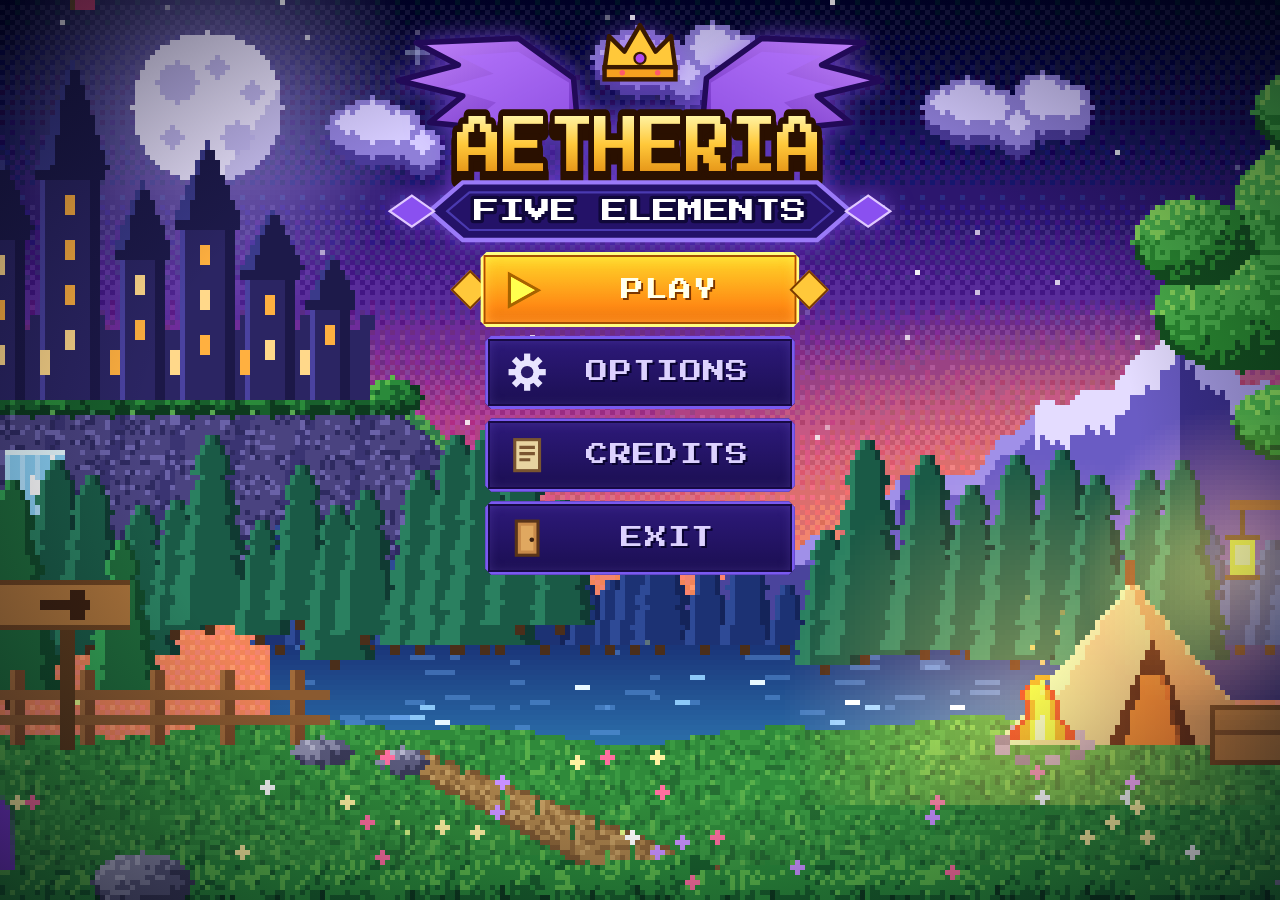
<file: index.html>
<!DOCTYPE html>
<html lang="id"><head><meta charset="utf-8">
<meta name="viewport" content="width=device-width, initial-scale=1, viewport-fit=cover">
<title>Aetheria: Echoes of the Five Elements</title>
<link href="https://fonts.googleapis.com/css2?family=Press+Start+2P&display=swap" rel="stylesheet">
<link rel="stylesheet" href="css/menu.css">
</head><body>
<canvas id="s"></canvas><div id="vg"></div>
<main id="m">
<svg id="logo" viewBox="0 0 520 212" aria-label="Aetheria">
<defs><linearGradient id="gd" x1="0" y1="0" x2="0" y2="1"><stop offset="0" stop-color="#fff2a0"/><stop offset=".45" stop-color="#ffc83a"/><stop offset="1" stop-color="#e08a10"/></linearGradient>
<linearGradient id="wg" x1="0" y1="0" x2="1" y2="1"><stop offset="0" stop-color="#c78aff"/><stop offset="1" stop-color="#6a2ac0"/></linearGradient></defs>
<g id="wl"><path d="M200 58 L150 22 L58 26 L96 46 L42 60 L100 74 L70 98 L168 108 L204 104Z" fill="url(#wg)" stroke="#220a58" stroke-width="5" stroke-linejoin="round"/><path d="M196 62 L150 34 L96 38 L128 54 L84 66 L130 80 L110 96 L196 100Z" fill="#b070ff" opacity=".55"/></g>
<use href="#wl" transform="translate(520 0) scale(-1 1)"/>
<polygon points="228,50 232,20 246,34 260,10 274,34 288,20 292,50" fill="#ffc83a" stroke="#3a1a00" stroke-width="4" stroke-linejoin="round"/>
<rect x="228" y="48" width="64" height="11" fill="#f5a020" stroke="#3a1a00" stroke-width="4"/>
<circle cx="260" cy="40" r="5" fill="#b04af0" stroke="#3a1a00" stroke-width="2"/><circle cx="244" cy="53" r="2.5" fill="#ff5a6a"/><circle cx="276" cy="53" r="2.5" fill="#ff5a6a"/>
<g font-family="'Press Start 2P',monospace" font-size="56" text-anchor="middle" textLength="330" lengthAdjust="spacingAndGlyphs">
<text x="260" y="157" textLength="330" lengthAdjust="spacingAndGlyphs" fill="#7a3a00" stroke="#2a1000" stroke-width="14" stroke-linejoin="round">AETHERIA</text>
<text x="260" y="149" textLength="330" lengthAdjust="spacingAndGlyphs" fill="url(#gd)" stroke="#2a1000" stroke-width="12" stroke-linejoin="round" paint-order="stroke">AETHERIA</text></g>
<polygon points="70,178 100,152 420,152 450,178 420,204 100,204" fill="#241268" stroke="#9a7af8" stroke-width="4"/>
<polygon points="86,178 106,161 414,161 434,178 414,195 106,195" fill="none" stroke="#4a3ab0" stroke-width="2"/>
<text x="260" y="189" text-anchor="middle" font-family="'Press Start 2P',monospace" font-size="22" textLength="300" lengthAdjust="spacingAndGlyphs" fill="#fff" stroke="#10083a" stroke-width="6" stroke-linejoin="round" paint-order="stroke">FIVE ELEMENTS</text>
<polygon points="34,178 54,164 74,178 54,192" fill="#8a50f0" stroke="#e0c8ff" stroke-width="2"/><polygon points="446,178 466,164 486,178 466,192" fill="#8a50f0" stroke="#e0c8ff" stroke-width="2"/>
</svg>
<nav>
<div class="row"><i class="orn l"></i><button class="b play sel" data-a="play"><svg viewBox="0 0 26 26"><polygon points="4,3 22,13 4,23" fill="#ffd23a" stroke="#7a4a00" stroke-width="2"/></svg><span>PLAY</span></button><i class="orn r"></i></div>
<div class="row"><button class="b" data-a="opt"><svg viewBox="0 0 26 26"><g fill="#e8e4ff"><circle cx="13" cy="13" r="8"/><rect x="11" y="1" width="4" height="24"/><rect x="1" y="11" width="24" height="4"/><rect x="11" y="1" width="4" height="24" transform="rotate(45 13 13)"/><rect x="11" y="1" width="4" height="24" transform="rotate(-45 13 13)"/></g><circle cx="13" cy="13" r="4" fill="#2a1a6a"/></svg><span>OPTIONS</span></button></div>
<div class="row"><button class="b" data-a="cre"><svg viewBox="0 0 26 26"><rect x="5" y="3" width="16" height="20" fill="#e8d4a0" stroke="#7a5530" stroke-width="2"/><path d="M8 8h10M8 12h10M8 16h7" stroke="#7a5530" stroke-width="2"/></svg><span>CREDITS</span></button></div>
<div class="row"><button class="b" data-a="exit"><svg viewBox="0 0 26 26"><rect x="6" y="2" width="14" height="22" fill="#c88a4a" stroke="#5a3418" stroke-width="2"/><rect x="9" y="5" width="8" height="16" fill="#e0a860"/><circle cx="16" cy="14" r="1.5" fill="#3a2010"/></svg><span>EXIT</span></button></div>
</nav></main>
<div id="md"><div class="panel"><h2 id="mt"></h2><div id="mb"></div><div id="mf"></div></div></div>
<div id="fade"></div>
<script src="js/audio.js"></script><script src="js/menu.js"></script></body></html>
</file>
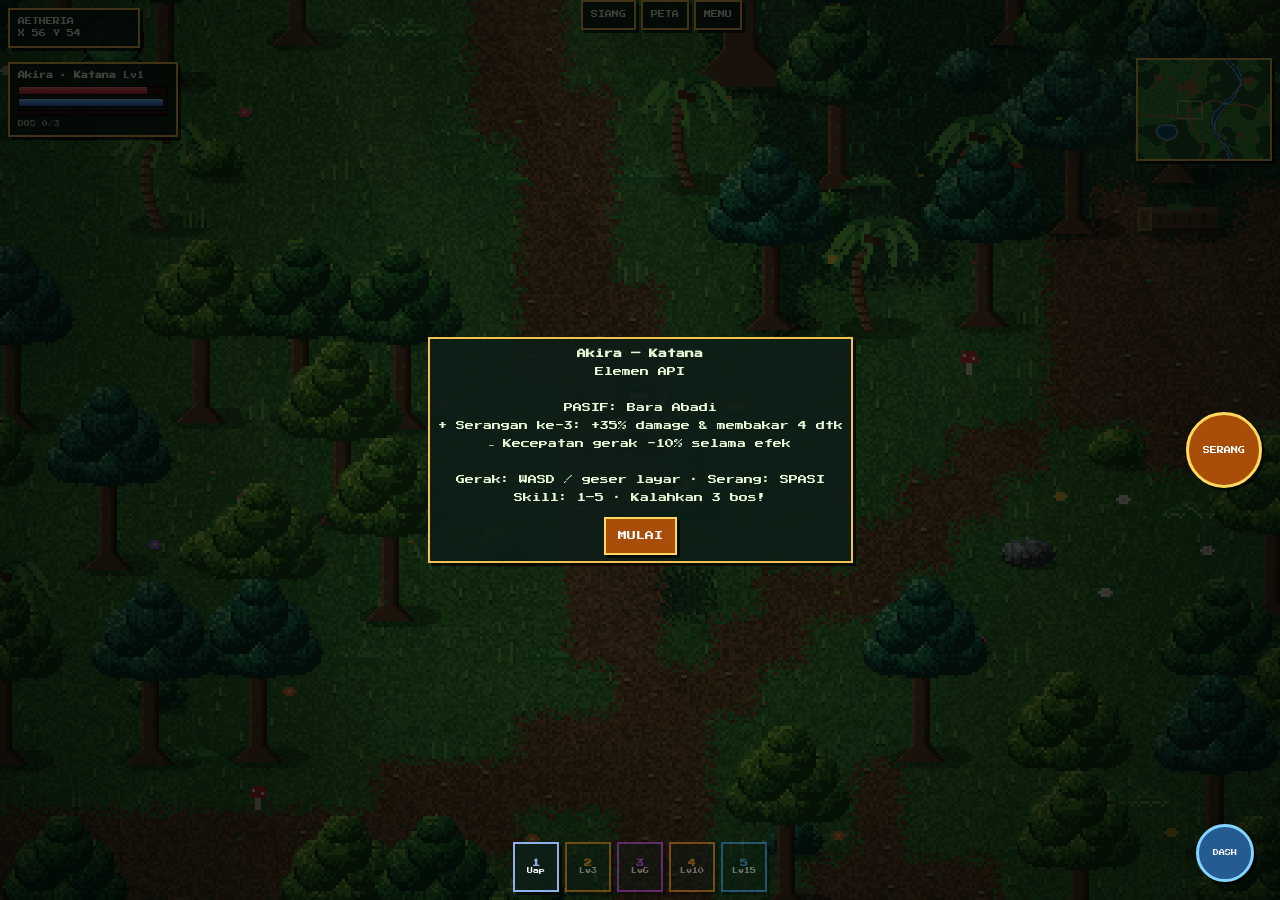
<file: game.html>
<!DOCTYPE html>
<html lang="id"><head><meta charset="utf-8">
<meta name="viewport" content="width=device-width, initial-scale=1, viewport-fit=cover">
<title>Aetheria · Pertarungan</title>
<link href="https://fonts.googleapis.com/css2?family=Press+Start+2P&display=swap" rel="stylesheet">
<link rel="stylesheet" href="css/game.css"><link rel="stylesheet" href="css/hud.css">
</head><body>
<canvas id="c"></canvas>
<div id="hud">
 <div id="info" class="p">AETHERIA<br><span id="pos">X 0 Y 0</span></div>
 <div id="btns"><button id="bt">SIANG</button><button id="bm">PETA</button><button id="bx">MENU</button></div>
 <canvas id="mm" width="144" height="108"></canvas>
</div>
<div id="gh">
 <div id="st" class="p"><b id="nm"></b> <span id="lv"></span>
  <div class="br"><i id="hp"></i></div><div class="br m"><i id="mp"></i></div><div class="br x"><i id="xp"></i></div><small id="bs"></small></div>
 <div id="boss" class="p"><span id="bn"></span><div class="br"><i id="bh"></i></div></div>
 <div id="sk"></div>
 <button id="atk">SERANG</button><button id="dash">DASH</button><button id="grd">TAMENG</button>
 <div id="msg"><div class="p" id="mb"></div></div>
</div>
<div id="big"><canvas id="bg" width="576" height="432"></canvas></div>
<div id="load">MEMUAT HUTAN…</div>
<script src="js/audio.js"></script><script src="js/data.js"></script><script src="js/passives.js"></script><script src="js/fx.js"></script><script src="js/monsters.js"></script>
<script src="js/world.js"></script><script src="js/game.js"></script>
</body></html>
</file>
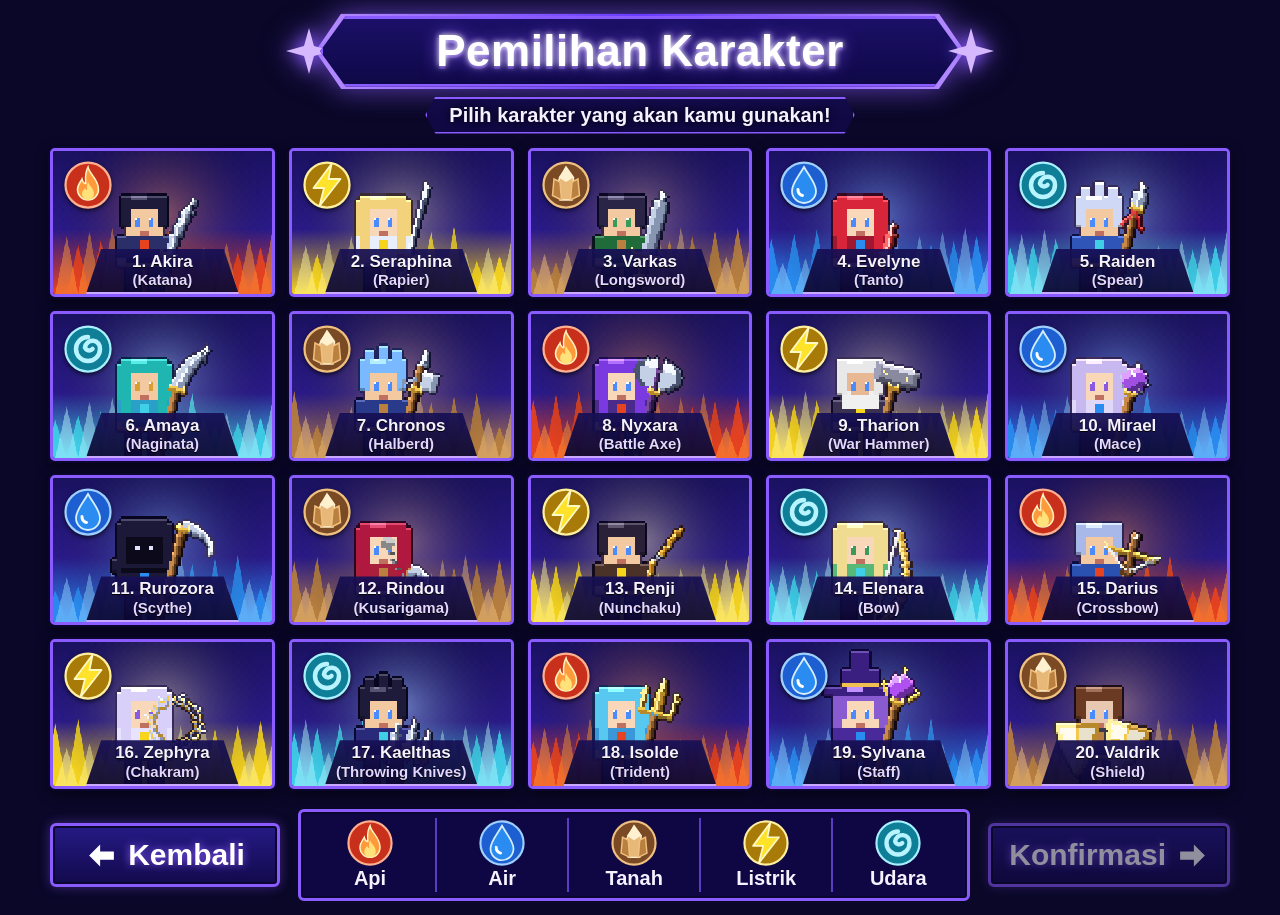
<file: karakter.html>
<!DOCTYPE html>
<html lang="id"><head><meta charset="utf-8">
<meta name="viewport" content="width=device-width, initial-scale=1, viewport-fit=cover">
<title>Aetheria · Pemilihan Karakter</title>
<link rel="stylesheet" href="css/karakter.css">
</head><body>
<canvas id="bg"></canvas>
<main>
 <div class="ttl">
  <svg class="star l" viewBox="0 0 24 24"><path fill="currentColor" d="M12 0l2.6 9.4L24 12l-9.4 2.6L12 24l-2.6-9.4L0 12l9.4-2.6z"/></svg>
  <h1>Pemilihan Karakter</h1>
  <svg class="star r" viewBox="0 0 24 24"><path fill="currentColor" d="M12 0l2.6 9.4L24 12l-9.4 2.6L12 24l-2.6-9.4L0 12l9.4-2.6z"/></svg>
 </div>
 <p class="sub" id="sub">Pilih karakter yang akan kamu gunakan!</p>
 <div id="gr" role="radiogroup" aria-label="Daftar karakter"></div>
 <div class="bar">
  <button class="btn" id="back" type="button"><svg viewBox="0 0 24 24"><path fill="currentColor" d="M11 4l-8 8 8 8v-5h10V9H11z"/></svg>Kembali</button>
  <div class="lg" id="lg"></div>
  <button class="btn ok" id="ok" type="button" disabled>Konfirmasi<svg viewBox="0 0 24 24"><path fill="currentColor" d="M13 4l8 8-8 8v-5H3V9h10z"/></svg></button>
 </div>
</main>
<script src="js/audio.js"></script><script src="js/data.js"></script><script src="js/karakter.js"></script></body></html>
</file>
<file: css/menu.css>
:root{--vw:1vw;--vh:1vh;--u:min(var(--vh),calc(var(--vw)*.5625));--bg:#070a24;--fg:#ddd2ff;box-sizing:border-box;padding-top:env(safe-area-inset-top,0px);padding-bottom:env(safe-area-inset-bottom,0px)}
@media (prefers-color-scheme:dark){:root:not([data-theme="light"]){--bg:#04061a}}
:root[data-theme="dark"]{--bg:#04061a}
html{height:100%;scroll-padding-top:env(safe-area-inset-top,0px)}
body{height:100%;margin:0;background:var(--bg);color:var(--fg);font-family:'Press Start 2P',ui-monospace,monospace;overflow:hidden;user-select:none;-webkit-user-select:none}
#s{position:fixed;left:50%;top:50%;width:max(calc(var(--vw)*100),calc(var(--vh)*177.78));height:max(calc(var(--vw)*56.25),calc(var(--vh)*100));transform:translate(-50%,-50%);image-rendering:pixelated}
body.rot{position:fixed;left:0;top:0;width:calc(var(--vw)*100);height:calc(var(--vh)*100);transform:rotate(90deg) translateY(-100%);transform-origin:top left}
#vg{position:fixed;inset:0;pointer-events:none;background:radial-gradient(ellipse at center,transparent 55%,#02041099 100%)}
#m{position:fixed;inset:0;display:flex;flex-direction:column;align-items:center;padding-top:calc(var(--u)*2 + env(safe-area-inset-top,0px))}
#logo{width:calc(var(--u)*80);animation:bob 3.2s ease-in-out infinite;filter:drop-shadow(0 0 calc(var(--u)*1.6) #8a50f0aa)}
@keyframes bob{50%{transform:translateY(calc(var(--u)*-.9))}}
nav{display:flex;flex-direction:column;gap:calc(var(--u)*1.3);margin-top:calc(var(--u)*.5)}
.row{position:relative;display:flex;justify-content:center}
.b{font:inherit;color:#ddd2ff;display:flex;align-items:center;gap:calc(var(--u)*2.2);width:calc(var(--u)*43);height:calc(var(--u)*10.2);padding:0 calc(var(--u)*3);border:0;cursor:pointer;font-size:calc(var(--u)*3.1);letter-spacing:.06em;text-shadow:2px 2px 0 #0a0430;
 background:linear-gradient(#2e1a7c,#1a0e50);clip-path:polygon(6px 0,calc(100% - 6px) 0,100% 6px,100% calc(100% - 6px),calc(100% - 6px) 100%,6px 100%,0 calc(100% - 6px),0 6px);
 box-shadow:inset 0 0 0 3px #7a5af0,inset 0 0 0 5px #170a45,inset 0 0 14px #9a7aff66;transition:transform .08s,filter .12s}
.b svg{width:calc(var(--u)*5.6);height:calc(var(--u)*5.6);flex:none}
.b span{flex:1;text-align:center}
.b.sel{filter:brightness(1.35);transform:scale(1.03)}
.b:active{transform:scale(.98)}
.b.play{background:linear-gradient(#f0a420,#a84e08);color:#fff3b0;text-shadow:2px 2px 0 #5a2800;box-shadow:inset 0 0 0 3px #ffd860,inset 0 0 0 5px #7a3a00,inset 0 0 16px #ffd86099;animation:glow 1.6s ease-in-out infinite}
@keyframes glow{50%{filter:brightness(1.18)}}
.orn{position:absolute;top:50%;width:calc(var(--u)*3.4);height:calc(var(--u)*3.4);background:#ffc83a;border:2px solid #7a3a00;transform:translateY(-50%) rotate(45deg);pointer-events:none}
.orn.l{left:calc(50% - var(--u)*25.5)}.orn.r{right:calc(50% - var(--u)*25.5)}
#md{position:fixed;inset:0;display:none;place-items:center;background:#02041099;z-index:5}
#md.on{display:grid}
.panel{width:min(calc(var(--vw)*86),calc(var(--u)*70));background:#150b44;box-shadow:inset 0 0 0 3px #7a5af0,inset 0 0 0 5px #0a0430,0 0 30px #8a50f066;padding:calc(var(--u)*4);text-align:center;font-size:calc(var(--u)*2.4);line-height:1.9;display:flex;flex-direction:column;gap:calc(var(--u)*1.6);align-items:center}
.panel h2{margin:0;font-size:calc(var(--u)*3.4);color:#ffd23a;text-shadow:2px 2px 0 #5a2800}
.panel .b{width:calc(var(--u)*40);height:calc(var(--u)*8);font-size:calc(var(--u)*2.4);justify-content:center}
#fade{position:fixed;inset:0;background:#000;opacity:0;pointer-events:none;transition:opacity .8s;display:flex;flex-direction:column;gap:calc(var(--u)*3);align-items:center;justify-content:center;z-index:9;text-align:center;font-size:calc(var(--u)*2.6);line-height:1.9;padding:0 calc(var(--vw)*6)}
#fade.on{opacity:1;pointer-events:auto}
</file>
<file: css/game.css>
:root{--bg:#07110c;--panel:#0d1f17e6;--line:#f2c14e;--fg:#eaf6d8;--dim:#a9cba3;box-sizing:border-box;padding-top:env(safe-area-inset-top,0px);padding-bottom:env(safe-area-inset-bottom,0px)}
@media (prefers-color-scheme:dark){:root:not([data-theme="light"]){--bg:#040a07}}
:root[data-theme="dark"]{--bg:#040a07}
html{height:100%;min-height:100%;scroll-padding-top:env(safe-area-inset-top,0px)}
body{height:100%;min-height:100dvh;margin:0;background:var(--bg);color:var(--fg);font:8px/1.7 'Press Start 2P',ui-monospace,monospace;overflow:hidden;touch-action:none;user-select:none;-webkit-user-select:none}
#c{position:fixed;inset:0;width:100%;height:100%;display:block}
#hud{position:fixed;inset:0;pointer-events:none}
.p,button{background:var(--panel);color:var(--fg);border:2px solid var(--line);box-shadow:3px 3px 0 #000a}
.p{position:absolute;padding:6px 8px}
button{font:inherit;padding:9px 8px;min-width:34px;cursor:pointer;pointer-events:auto}
button:active{transform:translate(2px,2px);box-shadow:1px 1px 0 #000a}
#info{left:8px;top:calc(env(safe-area-inset-top,0px) + 8px)}
#btns{right:8px;top:calc(env(safe-area-inset-top,0px) + 8px);display:flex;gap:6px;flex-wrap:wrap;justify-content:flex-end;max-width:64%}
#hint{left:8px;bottom:calc(env(safe-area-inset-bottom,0px) + 8px);color:var(--dim);max-width:50%}
#mm{position:absolute;right:8px;top:calc(env(safe-area-inset-top,0px) + 58px);width:132px;image-rendering:pixelated;border:2px solid var(--line);box-shadow:3px 3px 0 #000a;background:#000;pointer-events:auto}
#big{position:fixed;inset:0;display:none;place-items:center;background:#000c;z-index:5}
#big.on{display:grid}
#bg{width:min(94vw,calc(84vh*1.3333));image-rendering:pixelated;border:3px solid var(--line)}
#load{position:fixed;inset:0;display:grid;place-items:center;background:var(--bg);z-index:9;font-size:10px}

/* Layout HUD adaptif untuk layar landscape penuh */
#info{font-size:7px;min-width:112px}
#btns{gap:5px;max-width:58%}
#btns button{min-width:32px;padding:7px 8px;font-size:7px}
#mm{width:clamp(92px,15vw,132px);height:auto;max-height:25vh}
@media (max-height:430px){
 #info{top:5px;left:5px;padding:4px 6px}
 #btns{top:5px;right:5px}
 #mm{right:5px;top:48px;width:90px}
 #hint{bottom:5px;left:5px}
}

/* Fullscreen mobile landscape and stable HUD placement */
html,body{width:100%;height:100%;height:100dvh;overscroll-behavior:none}
#c{width:100vw;height:100dvh}
#mm{bottom:auto;z-index:2}
</file>
<file: css/hud.css>
#gh{position:fixed;inset:0;pointer-events:none;font:7px/1.8 'Press Start 2P',monospace;color:#eaf6d8}
#gh .p{position:absolute;background:#0d1f17e6;border:2px solid #f2c14e;box-shadow:3px 3px 0 #000a;padding:6px 8px}
#st{left:8px;top:calc(env(safe-area-inset-top,0px) + 62px);width:150px}
.br{height:7px;background:#301018;border:1px solid #000;margin-top:3px}.br i{display:block;height:100%;width:100%;background:linear-gradient(#ff7a7a,#c02030)}
.br.m i{background:linear-gradient(#7ad0ff,#2060d0)}.br.x{height:4px}.br.x i{background:linear-gradient(#fff2a0,#e0a020);width:0}
#bs{display:block;color:#a9cba3;margin-top:3px}
#boss{left:50%;top:calc(env(safe-area-inset-top,0px) + 8px);transform:translateX(-50%);width:200px;text-align:center;display:none}
#sk{position:absolute;left:50%;bottom:calc(env(safe-area-inset-bottom,0px) + 8px);transform:translateX(-50%);display:flex;gap:6px}
#sk button{pointer-events:auto;width:46px;height:50px;padding:2px;font:6px/1.3 'Press Start 2P',monospace;color:#fff;border:2px solid var(--c,#f2c14e);background:#0d1f17ee;position:relative;overflow:hidden}
#sk button.lock{opacity:.4}#sk button b{display:block;font-size:8px;color:var(--c)}
#sk button u{position:absolute;left:0;bottom:0;width:100%;background:#000a;text-decoration:none;height:0}
#atk,#grd,#dash{position:absolute;pointer-events:auto;right:16px;top:50%;transform:translateY(-50%);width:72px;height:72px;border-radius:50%;font:7px 'Press Start 2P',monospace;background:#a84e08;border:3px solid #ffd860;color:#fff}
#grd{right:98px;top:calc(50% + 48px);width:52px;height:52px;background:#2a3a8a;border-color:#8ab0ff;display:none}
#dash{right:24px;top:auto;bottom:calc(env(safe-area-inset-bottom,0px) + 22px);transform:none;width:58px;height:58px;background:#245b91;border-color:#83d5ff;font-size:6px}
#msg{position:absolute;inset:0;display:none;place-items:center;background:#000b;pointer-events:auto}
#msg.on{display:grid}#mb{position:static;text-align:center;font-size:9px;line-height:2;max-width:86%}
#mb button{margin-top:10px;font:inherit;padding:8px 12px;background:#a84e08;color:#fff;border:2px solid #ffd860;cursor:pointer}

@media (max-height:430px){
 #st{top:52px;left:5px;width:126px;padding:4px 6px}
 #sk{bottom:5px;gap:4px}
 #sk button{width:42px;height:42px;font-size:5px}
 #atk{right:8px;top:50%;width:62px;height:62px}
 #dash{right:12px;bottom:12px;width:50px;height:50px}
 #grd{right:76px;top:calc(50% + 42px);width:44px;height:44px}
 #boss{top:5px;width:160px}
}

/* Combat controls: attack at mid-right, dash at lower-right */
#atk{z-index:4;right:18px;top:50%;bottom:auto;transform:translateY(-50%);width:76px;height:76px}
#dash{z-index:4;right:26px;top:auto;bottom:calc(env(safe-area-inset-bottom,0px) + 18px);width:58px;height:58px;transform:none}
#grd{z-index:4}
#sk{z-index:3}
@media (max-height:430px){
 #atk{right:12px;top:50%;width:62px;height:62px}
 #dash{right:16px;bottom:10px;width:48px;height:48px}
}
</file>
<file: css/karakter.css>
:root{color-scheme:dark;--ln:#8a5bff;--ln2:#c9a8ff;--pn:#150d4a;--tx:#f6f1ff;--gold:#ffd84a}
*{box-sizing:border-box;-webkit-tap-highlight-color:transparent}
html,body{margin:0;min-height:100%;background:#0a0728}
body{color:var(--tx);font-family:"Trebuchet MS","Segoe UI",Verdana,sans-serif;font-weight:700;
 padding:max(10px,env(safe-area-inset-top)) 12px max(14px,env(safe-area-inset-bottom));overflow-x:hidden}
canvas{image-rendering:pixelated;image-rendering:crisp-edges;display:block}
#bg{position:fixed;inset:0;width:100%;height:100%;z-index:-1}
main{max-width:1180px;margin:0 auto}

/* judul */
.ttl{position:relative;margin:6px auto 0;max-width:640px;text-align:center;filter:drop-shadow(0 0 14px #8a5bffaa)}
.ttl h1{margin:0;padding:10px 38px;font-size:clamp(22px,5vw,44px);letter-spacing:.5px;line-height:1.15;
 background:linear-gradient(#1b1068,#0e0846);color:#fff;text-shadow:0 0 6px #fff,0 0 18px var(--ln),0 3px 0 #3a1c9a;
 clip-path:polygon(4% 0,96% 0,100% 50%,96% 100%,4% 100%,0 50%);
 box-shadow:inset 0 0 0 3px var(--ln)}
.ttl::before{content:"";position:absolute;inset:0;background:linear-gradient(90deg,#b58cff,#6a3bff,#b58cff);
 clip-path:polygon(4% 0,96% 0,100% 50%,96% 100%,4% 100%,0 50%);z-index:-1;transform:scale(1.015,1.07)}
.star{position:absolute;top:50%;width:46px;height:46px;transform:translateY(-50%);color:#d6b8ff;filter:drop-shadow(0 0 8px var(--ln))}
.star.l{left:-34px}.star.r{right:-34px}
.sub{display:block;width:fit-content;margin:10px auto 14px;padding:5px 22px;text-align:center;font-size:clamp(13px,2.6vw,20px);
 background:#120a4ccc;border:2px solid var(--ln);border-radius:3px;text-shadow:0 0 8px #000;
 clip-path:polygon(10px 0,calc(100% - 10px) 0,100% 50%,calc(100% - 10px) 100%,10px 100%,0 50%)}
.sub.warn{color:#ffb0b0;border-color:#ff6a6a}

/* grid kartu */
#gr{display:grid;grid-template-columns:repeat(5,1fr);gap:clamp(6px,1.2vw,14px);padding:0}
@media(max-width:899px){#gr{grid-template-columns:repeat(4,1fr)}}
@media(max-width:599px){#gr{grid-template-columns:repeat(3,1fr)}.star{display:none}.ttl h1{padding:8px 22px}}
.cd{position:relative;display:block;width:100%;aspect-ratio:3/2;padding:0;margin:0;cursor:pointer;color:var(--tx);font:inherit;
 background:#000;border:3px solid var(--ln);border-radius:5px;overflow:hidden;
 box-shadow:0 0 0 2px #0b0630,inset 0 0 0 2px #0b063088,0 4px 14px #0009;
 transition:transform .12s,box-shadow .12s,border-color .12s}
.cd canvas{position:absolute;inset:0;width:100%;height:100%}
.cd:hover{transform:translateY(-3px);border-color:var(--ln2);box-shadow:0 0 0 2px #0b0630,0 0 16px var(--ln),0 6px 14px #000a}
.cd:focus-visible{outline:3px solid var(--gold);outline-offset:2px}
.cd.on{border-color:var(--gold);box-shadow:0 0 0 2px #0b0630,0 0 0 4px #ffd84a66,0 0 22px var(--gold);transform:translateY(-3px)}
.cd.on .sp{animation:idle .9s steps(2) infinite}
@keyframes idle{50%{transform:translateY(-2%)}}
.bd{position:absolute;left:5%;top:7%;width:22%;max-width:48px;aspect-ratio:1;z-index:2;filter:drop-shadow(0 2px 2px #000a)}
.bd svg{display:block;width:100%;height:100%}
.nm{position:absolute;left:50%;bottom:0;transform:translateX(-50%);width:70%;z-index:2;text-align:center;
 padding:3px 0 4px;background:linear-gradient(#171056ee,#0a0630ee);
 clip-path:polygon(0 100%,10% 0,90% 0,100% 100%);border-bottom:2px solid var(--ln2);
 font-size:clamp(10px,1.45vw,17px);line-height:1.15;text-shadow:0 1px 0 #000}
.nm small{display:block;font-size:.88em;font-weight:600;color:#e4d8ff}
@media(max-width:599px){.nm{width:86%;font-size:11px}}
.chk{position:absolute;right:5%;top:7%;z-index:2;display:none;width:20px;height:20px;border-radius:50%;background:var(--gold);color:#3a2a00;
 font-size:14px;line-height:20px;text-align:center}
.cd.on .chk{display:block}

/* bar bawah */
.bar{display:flex;align-items:center;gap:clamp(8px,1.6vw,18px);margin-top:clamp(10px,2vw,20px)}
.btn{flex:0 0 auto;min-width:clamp(120px,19vw,230px);padding:12px 18px;color:#fff;font:inherit;font-size:clamp(16px,2.4vw,30px);
 background:linear-gradient(#251a85,#120a4c);border:3px solid var(--ln);border-radius:6px;cursor:pointer;
 box-shadow:inset 0 0 0 2px #0b0630,0 0 12px #8a5bff66;text-shadow:0 0 8px var(--ln);
 display:flex;align-items:center;justify-content:center;gap:10px;transition:transform .1s,box-shadow .1s}
.btn:hover{box-shadow:inset 0 0 0 2px #0b0630,0 0 20px var(--ln)}
.btn:active{transform:scale(.97)}
.btn:focus-visible{outline:3px solid var(--gold);outline-offset:2px}
.btn svg{width:1.1em;height:1.1em}
.btn.ok:disabled{opacity:.55;cursor:not-allowed}
.btn.ok.ready{border-color:var(--gold);box-shadow:inset 0 0 0 2px #0b0630,0 0 18px #ffd84a99}
.lg{flex:1;display:flex;align-items:stretch;justify-content:space-around;background:#0e0846ee;border:3px solid var(--ln);border-radius:6px;
 padding:6px 4px;box-shadow:inset 0 0 0 2px #0b0630}
.lg div{flex:1;text-align:center;font-size:clamp(11px,1.7vw,20px);padding:2px 0;border-left:2px solid #5a3cc0}
.lg div:first-child{border-left:0}
.lg svg{display:block;width:clamp(24px,4vw,46px);height:clamp(24px,4vw,46px);margin:0 auto 1px}
@media(max-width:699px){
 .bar{flex-wrap:wrap}
 .lg{order:-1;flex:1 1 100%}
 .btn{flex:1 1 0;min-width:0;padding:10px}
}
@media(prefers-reduced-motion:reduce){.cd,.btn{transition:none}.cd.on .sp{animation:none}}
</file>
